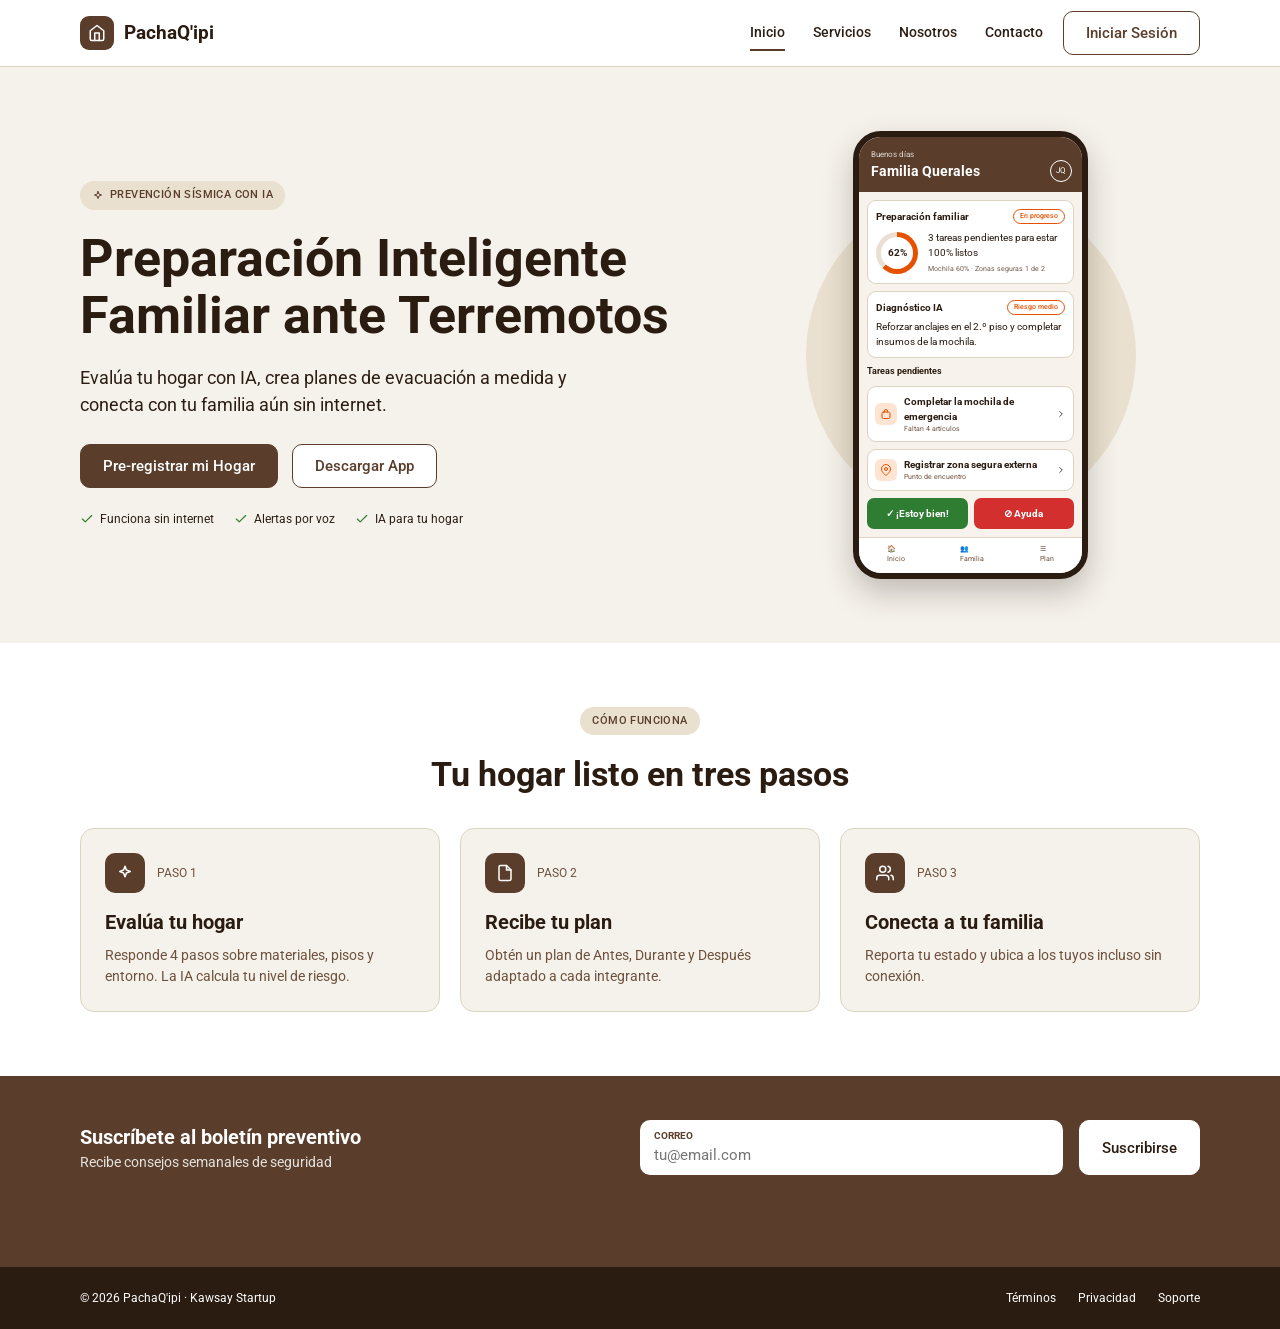
<file: index.html>
<!DOCTYPE html>
<html lang="es">
<head>
  <meta charset="UTF-8">
  <meta name="viewport" content="width=device-width, initial-scale=1">
  <title>PachaQ'ipi · Preparación inteligente ante terremotos</title>
  <meta name="description" content="Evalúa tu hogar con IA, crea planes de evacuación a medida y conecta con tu familia aún sin internet.">
  <link rel="stylesheet" href="CSS/style.css">
</head>
<body data-root="" data-page="inicio">
  <div id="site-header"></div>

  <main>
    <section class="hero">
      <div class="container">
        <div>
          <span class="chip"><i data-ic="sparkle" data-size="12"></i> Prevención sísmica con IA</span>
          <h1>Preparación Inteligente Familiar ante Terremotos</h1>
          <p class="lead">Evalúa tu hogar con IA, crea planes de evacuación a medida y conecta con tu familia aún sin internet.</p>
          <div class="hero-actions">
            <a class="btn btn-primary" href="Pages/contacto.html">Pre-registrar mi Hogar</a>
            <a class="btn btn-outline" href="Pages/descargar.html">Descargar App</a>
          </div>
          <div class="checks">
            <span><i data-ic="check" data-size="14"></i> Funciona sin internet</span>
            <span><i data-ic="check" data-size="14"></i> Alertas por voz</span>
            <span><i data-ic="check" data-size="14"></i> IA para tu hogar</span>
          </div>
        </div>
        <div class="hero-phone" data-phone></div>
      </div>
    </section>

    <section class="section white center">
      <div class="container">
        <span class="chip">Cómo funciona</span>
        <h2>Tu hogar listo en tres pasos</h2>
        <div class="grid-3" style="text-align:left">
          <article class="card">
            <div class="step-head"><span class="icon-box"><i data-ic="sparkle"></i></span> PASO 1</div>
            <h3>Evalúa tu hogar</h3>
            <p>Responde 4 pasos sobre materiales, pisos y entorno. La IA calcula tu nivel de riesgo.</p>
          </article>
          <article class="card">
            <div class="step-head"><span class="icon-box"><i data-ic="file"></i></span> PASO 2</div>
            <h3>Recibe tu plan</h3>
            <p>Obtén un plan de Antes, Durante y Después adaptado a cada integrante.</p>
          </article>
          <article class="card">
            <div class="step-head"><span class="icon-box"><i data-ic="users"></i></span> PASO 3</div>
            <h3>Conecta a tu familia</h3>
            <p>Reporta tu estado y ubica a los tuyos incluso sin conexión.</p>
          </article>
        </div>
      </div>
    </section>

    <section class="newsletter">
      <div class="container">
        <div>
          <h3>Suscríbete al boletín preventivo</h3>
          <p style="font-size:14px;opacity:.85">Recibe consejos semanales de seguridad</p>
        </div>
        <form id="newsletter-form" novalidate>
          <div class="field-box"><label for="nl-email">CORREO</label><input id="nl-email" type="email" placeholder="tu@email.com"></div>
          <button class="btn btn-light" type="submit">Suscribirse</button>
        </form>
        <p class="nl-msg" id="nl-msg" role="status"></p>
      </div>
    </section>
  </main>

  <footer id="site-footer"></footer>
  <script src="JS/main.js"></script>
</body>
</html>
</file>
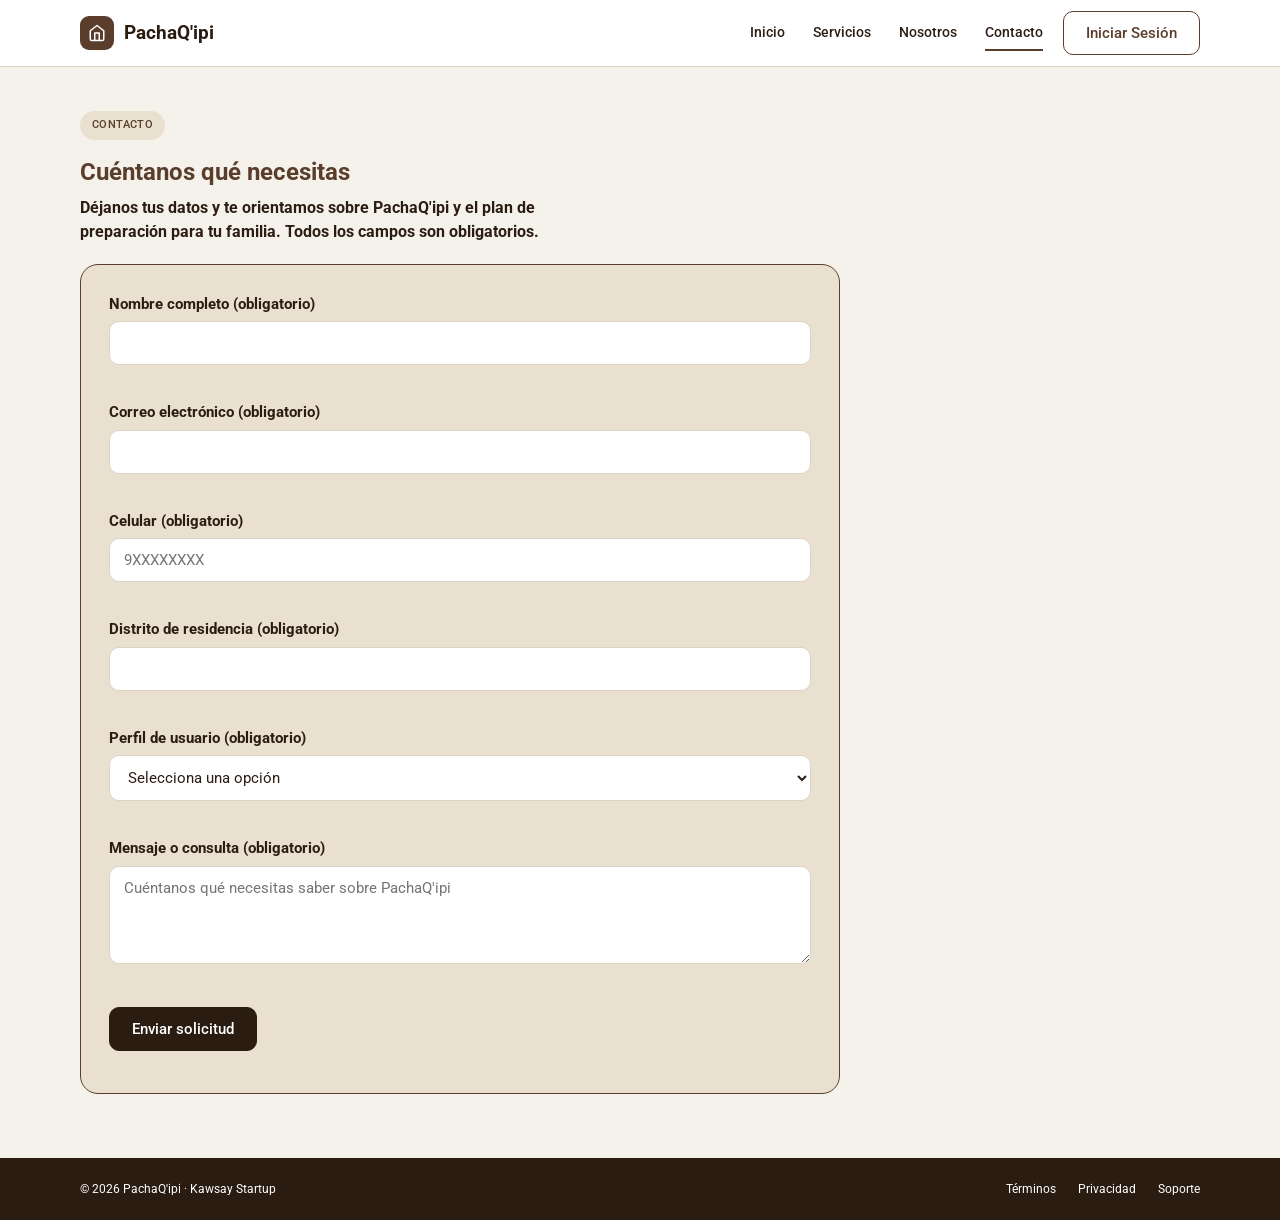
<file: Pages/contacto.html>
<!DOCTYPE html>
<html lang="es">
<head>
  <meta charset="UTF-8">
  <meta name="viewport" content="width=device-width, initial-scale=1">
  <title>Contacto · PachaQ'ipi</title>
  <link rel="stylesheet" href="../CSS/style.css">
</head>
<body data-root="../" data-page="contacto">
  <div id="site-header"></div>

  <main class="section" style="padding-top:44px">
    <div class="container">
      <span class="chip">Contacto</span>
      <h1 style="font-size:24px;margin:14px 0 6px;color:var(--brown)">Cuéntanos qué necesitas</h1>
      <p style="font-weight:700;max-width:520px;margin-bottom:20px">Déjanos tus datos y te orientamos sobre PachaQ'ipi y el plan de preparación para tu familia. Todos los campos son obligatorios.</p>

      <form class="form-card" id="contact-form" novalidate>
        <div class="group"><label for="nombre">Nombre completo (obligatorio)</label>
          <input class="input" id="nombre" name="nombre" type="text" autocomplete="name"><div class="err-msg" id="err-nombre"></div></div>
        <div class="group"><label for="correo">Correo electrónico (obligatorio)</label>
          <input class="input" id="correo" name="correo" type="email" autocomplete="email"><div class="err-msg" id="err-correo"></div></div>
        <div class="group"><label for="celular">Celular (obligatorio)</label>
          <input class="input" id="celular" name="celular" type="tel" inputmode="numeric" placeholder="9XXXXXXXX" autocomplete="tel"><div class="err-msg" id="err-celular"></div></div>
        <div class="group"><label for="distrito">Distrito de residencia (obligatorio)</label>
          <input class="input" id="distrito" name="distrito" type="text"><div class="err-msg" id="err-distrito"></div></div>
        <div class="group"><label for="perfil">Perfil de usuario (obligatorio)</label>
          <select class="select" id="perfil" name="perfil">
            <option value="">Selecciona una opción</option>
            <option>Jefe de hogar</option><option>Joven universitario</option>
            <option>Familiar de adulto mayor</option>
          </select><div class="err-msg" id="err-perfil"></div></div>
        <div class="group"><label for="mensaje">Mensaje o consulta (obligatorio)</label>
          <textarea class="input" id="mensaje" name="mensaje" rows="4" placeholder="Cuéntanos qué necesitas saber sobre PachaQ'ipi"></textarea><div class="err-msg" id="err-mensaje"></div></div>
        <button class="btn btn-dark" type="submit">Enviar solicitud</button>
        <div id="form-msg" role="status" aria-live="polite" style="margin-top:14px"></div>
      </form>
    </div>
  </main>

  <footer id="site-footer"></footer>
  <script src="../JS/main.js"></script>
</body>
</html>
</file>
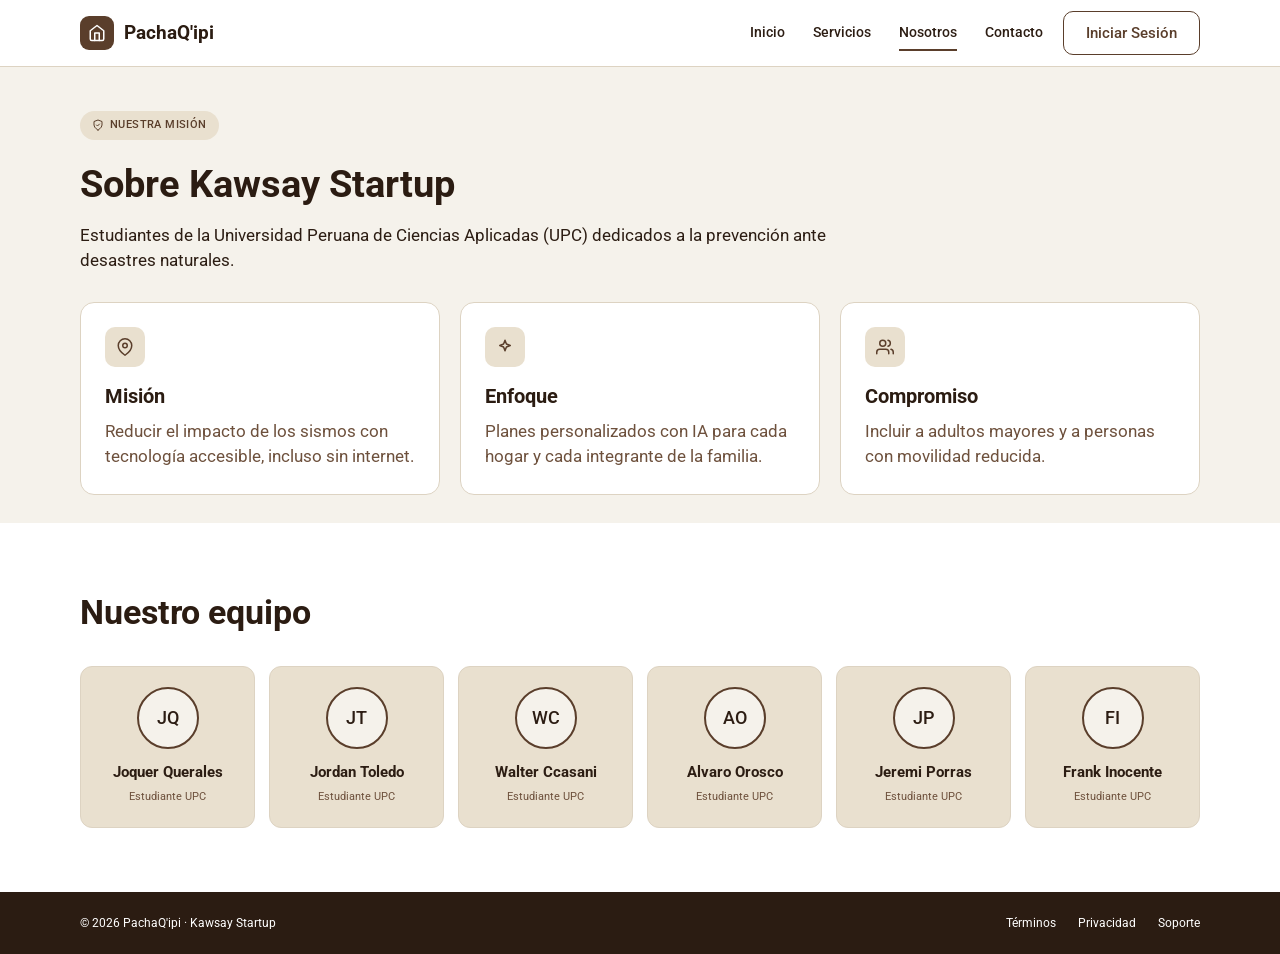
<file: Pages/nosotros.html>
<!DOCTYPE html>
<html lang="es">
<head>
  <meta charset="UTF-8">
  <meta name="viewport" content="width=device-width, initial-scale=1">
  <title>Nosotros · PachaQ'ipi</title>
  <link rel="stylesheet" href="../CSS/style.css">
</head>
<body data-root="../" data-page="nosotros">
  <div id="site-header"></div>

  <main>
    <section class="page-head">
      <div class="container">
        <span class="chip"><i data-ic="shield" data-size="12"></i> Nuestra misión</span>
        <h1>Sobre Kawsay Startup</h1>
        <p>Estudiantes de la Universidad Peruana de Ciencias Aplicadas (UPC) dedicados a la prevención ante desastres naturales.</p>
        <div class="grid-3" style="margin-top:28px">
          <article class="card white"><span class="icon-box soft"><i data-ic="pin"></i></span><h3>Misión</h3><p>Reducir el impacto de los sismos con tecnología accesible, incluso sin internet.</p></article>
          <article class="card white"><span class="icon-box soft"><i data-ic="sparkle"></i></span><h3>Enfoque</h3><p>Planes personalizados con IA para cada hogar y cada integrante de la familia.</p></article>
          <article class="card white"><span class="icon-box soft"><i data-ic="users"></i></span><h3>Compromiso</h3><p>Incluir a adultos mayores y a personas con movilidad reducida.</p></article>
        </div>
      </div>
    </section>

    <section class="section white">
      <div class="container">
        <h2 style="margin-top:0">Nuestro equipo</h2>
        <div class="team">
          <div class="member"><div class="av">JQ</div><b>Joquer Querales</b><small>Estudiante UPC</small></div>
          <div class="member"><div class="av">JT</div><b>Jordan Toledo</b><small>Estudiante UPC</small></div>
          <div class="member"><div class="av">WC</div><b>Walter Ccasani</b><small>Estudiante UPC</small></div>
          <div class="member"><div class="av">AO</div><b>Alvaro Orosco</b><small>Estudiante UPC</small></div>
          <div class="member"><div class="av">JP</div><b>Jeremi Porras</b><small>Estudiante UPC</small></div>
          <div class="member"><div class="av">FI</div><b>Frank Inocente</b><small>Estudiante UPC</small></div>
        </div>
      </div>
    </section>
  </main>

  <footer id="site-footer"></footer>
  <script src="../JS/main.js"></script>
</body>
</html>
</file>
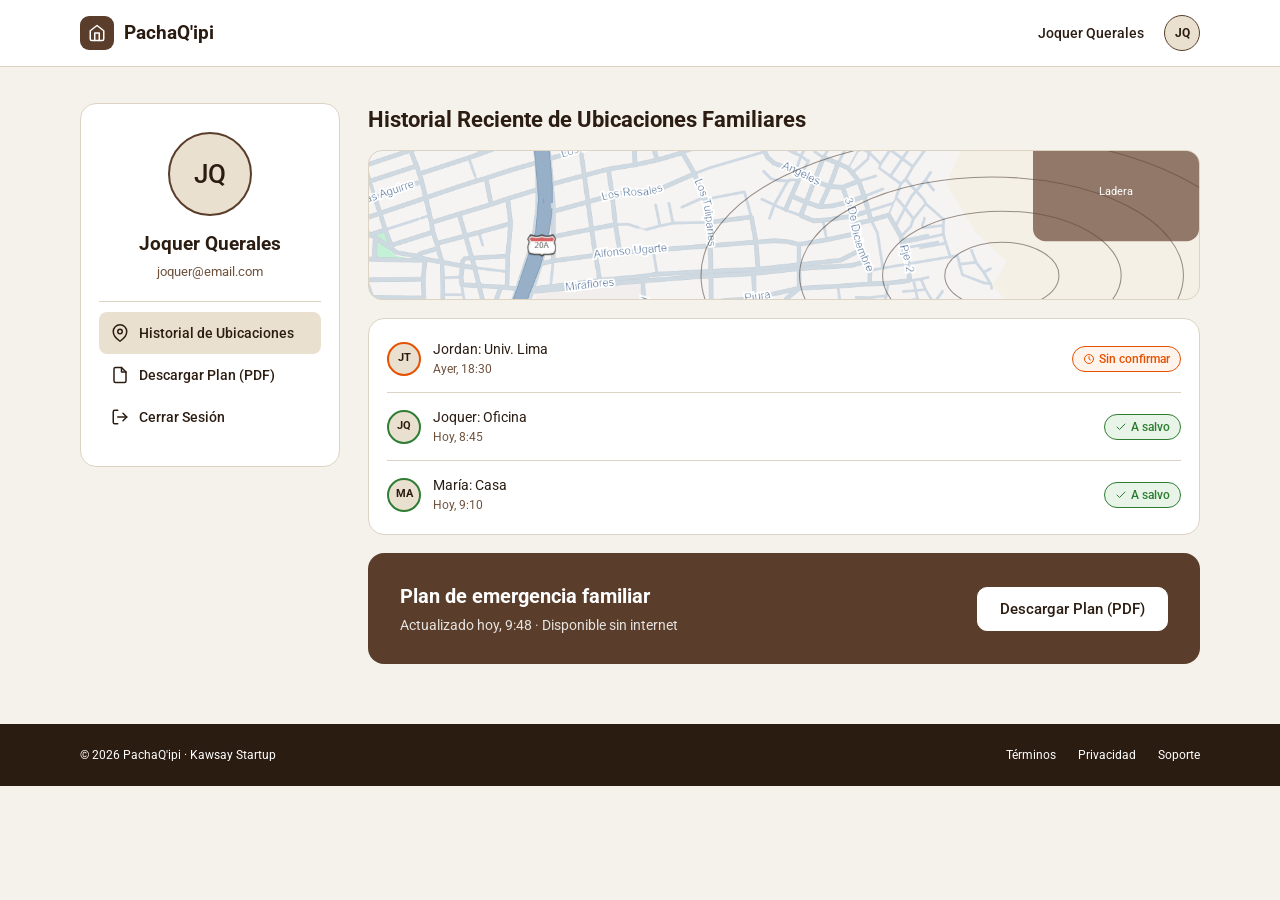
<file: Pages/perfil.html>
<!DOCTYPE html>
<html lang="es">
<head>
  <meta charset="UTF-8">
  <meta name="viewport" content="width=device-width, initial-scale=1">
  <title>Mi perfil · PachaQ'ipi</title>
  <link rel="stylesheet" href="../CSS/style.css">
</head>
<body data-root="../" data-page="perfil">
  <div id="site-header"></div>

  <main class="container profile-layout">
    <aside class="side">
      <div class="av-lg">JQ</div>
      <h3 style="font-size:19px">Joquer Querales</h3>
      <small>joquer@email.com</small>
      <hr>
      <button class="active" type="button"><i data-ic="pin"></i> Historial de Ubicaciones</button>
      <button type="button" data-plan><i data-ic="file"></i> Descargar Plan (PDF)</button>
      <button type="button" id="btn-logout"><i data-ic="logout"></i> Cerrar Sesión</button>
    </aside>

    <section>
      <h2 style="font-size:22px;margin-bottom:14px">Historial Reciente de Ubicaciones Familiares</h2>
      <div class="map" id="perfil-mapa" style="max-height:150px"></div>
      <div class="loc-list" id="perfil-hist"></div>
      <div class="cta-band">
        <div><h3>Plan de emergencia familiar</h3><p>Actualizado hoy, 9:48 · Disponible sin internet</p></div>
        <button class="btn btn-light" type="button" data-plan>Descargar Plan (PDF)</button>
      </div>
    </section>
  </main>

  <!-- Contenido que se imprime / guarda como PDF -->
  <div id="plan-print">
    <h1>Plan de emergencia familiar · Familia Querales</h1>
    <h3>ANTES</h3><p>Asegurar muebles altos, completar la mochila de emergencia y revisar las zonas seguras.</p>
    <h3>DURANTE</h3><p>Agacharse, cubrirse y sujetarse. Alejarse de ventanas. No usar ascensores.</p>
    <h3>DESPUÉS</h3><p>Marcar «Estoy a salvo» en la app y dirigirse al punto de encuentro: Losa deportiva del colegio.</p>
    <p><small>PachaQ'ipi · Kawsay Startup</small></p>
  </div>

  <footer id="site-footer"></footer>
  <script src="../JS/main.js"></script>
</body>
</html>
</file>
<file: CSS/style.css>
/* ===== PachaQ'ipi · estilos base ===== */
@import url('https://fonts.googleapis.com/css2?family=Roboto:wght@400;500;700&display=swap');

:root {
  /* Tipografía y medidas */
  --font-family: "Roboto", sans-serif;
  --radius: 14px;

  /* Neutros y superficies */
  --white: #ffffff;
  --canvas: #f5f2eb;
  --cream: var(--canvas);
  --sand: #e9e0cf;
  --border: #ddd3c2;
  --line: var(--border);

  /* Textos y tonos tierra */
  --ink: #2c1d13;
  --text: var(--ink);
  --muted: #6e513d;
  --earth: #5a3e2b;
  --brown: var(--earth);
  --earth-soft: #7a5a44;
  --earth-dark: #3e2a1d;
  --earth-deep: #2b1c12;
  --brown-dark: var(--earth-deep);
  --earth-tint: #ede5d8;

  /* Estados y alertas */
  --green: #2e7d32;
  --green-tint: #e4f1e4;
  --red: #d32f2f;
  --red-deep: #9e1c1c;
  --red-tint: #fce8e6;
  --orange: #e65100;
  --orange-tint: #ffefdd;

  /* Acentos adicionales */
  --cobalt: #0047ab;
  --yellow: #ffd600;
}

* { box-sizing: border-box; margin: 0; padding: 0; }
html { scroll-behavior: smooth; }
body { font-family: 'Roboto', Arial, sans-serif; color: var(--text); background: var(--cream); line-height: 1.5; }
img, svg { max-width: 100%; }
a { color: inherit; text-decoration: none; }
.container { width: min(1120px, 92%); margin: 0 auto; }
.sr-only { position: absolute; width: 1px; height: 1px; overflow: hidden; clip: rect(0 0 0 0); }

/* ----- Botones ----- */
.btn { display: inline-flex; align-items: center; justify-content: center; gap: 8px; padding: 12px 22px; border-radius: 10px; font: 500 15px 'Roboto', sans-serif; cursor: pointer; border: 1.5px solid var(--brown); transition: .2s; }
.btn-primary { background: var(--brown); color: #fff; }
.btn-primary:hover { background: var(--brown-dark); }
.btn-outline { background: #fff; color: var(--brown); }
.btn-outline:hover { background: var(--sand); }
.btn-light { background: #fff; color: var(--brown-dark); border-color: #fff; }
.btn-light:hover { background: var(--sand); }
.btn-dark { background: var(--brown-dark); color: #fff; border-color: var(--brown-dark); }
.btn-green { background: var(--green); border-color: var(--green); color: #fff; }
.btn-red { background: var(--red); border-color: var(--red); color: #fff; }
.btn-sm { padding: 8px 14px; font-size: 13px; }
.btn[disabled] { opacity: .5; cursor: not-allowed; }

.chip { display: inline-flex; align-items: center; gap: 6px; background: var(--sand); color: var(--brown); font-size: 11px; font-weight: 500; letter-spacing: .4px; text-transform: uppercase; padding: 6px 12px; border-radius: 999px; }

/* ----- Header ----- */
.site-header { background: #fff; border-bottom: 1px solid var(--line); position: sticky; top: 0; z-index: 50; }
.nav { display: flex; align-items: center; justify-content: space-between; height: 66px; gap: 20px; }
.brand { display: flex; align-items: center; gap: 10px; font-weight: 700; font-size: 19px; color: var(--brown-dark); }
.logo { width: 34px; height: 34px; border-radius: 9px; background: var(--brown); color: #fff; display: grid; place-items: center; }
.nav nav { display: flex; gap: 28px; margin-left: auto; }
.nav nav a { font-size: 14px; font-weight: 500; padding: 6px 0; border-bottom: 2px solid transparent; }
.nav nav a:hover, .nav nav a.active { border-bottom-color: var(--brown); }
.menu-toggle { display: none; background: none; border: 0; font-size: 26px; color: var(--brown); cursor: pointer; }
.avatar-mini { width: 36px; height: 36px; border-radius: 50%; border: 1.5px solid var(--brown); background: var(--sand); display: grid; place-items: center; font-size: 12px; font-weight: 700; }

/* ----- Hero ----- */
.hero { background: var(--cream); padding: 64px 0; }
.hero .container { display: grid; grid-template-columns: 1.15fr .85fr; gap: 40px; align-items: center; }
.hero h1 { font-size: clamp(34px, 5vw, 52px); line-height: 1.1; margin: 20px 0; color: var(--brown-dark); }
.hero p.lead { font-size: 18px; max-width: 520px; margin-bottom: 26px; }
.hero-actions { display: flex; gap: 14px; flex-wrap: wrap; margin-bottom: 22px; }
.checks { display: flex; gap: 20px; flex-wrap: wrap; font-size: 12px; }
.checks span { display: inline-flex; align-items: center; gap: 6px; }
.checks i { color: var(--green); display: inline-flex; }
.hero-phone { position: relative; display: grid; place-items: center; }
.hero-phone::before { content: ''; position: absolute; width: 330px; height: 330px; background: var(--sand); border-radius: 50%; }

/* ----- Teléfono (mockup) ----- */
.phone { position: relative; width: 235px; background: #f7f3ec; border: 6px solid var(--brown-dark); border-radius: 28px; overflow: hidden; font-size: 10px; box-shadow: 0 14px 30px rgba(42,26,18,.25); }
.phone-top { background: var(--brown); color: #fff; padding: 12px 12px 10px; position: relative; }
.phone-top small { opacity: .8; font-size: 8px; display: block; }
.phone-top b { font-size: 14px; }
.phone-top .jq { position: absolute; right: 10px; bottom: 10px; width: 22px; height: 22px; border: 1px solid #fff; border-radius: 50%; display: grid; place-items: center; font-size: 8px; }
.phone-body { padding: 8px; display: grid; gap: 7px; }
.pcard { background: #fff; border: 1px solid var(--line); border-radius: 9px; padding: 8px; }
.pcard .row { display: flex; justify-content: space-between; align-items: center; gap: 6px; }
.pill { border: 1px solid var(--orange); color: var(--orange); border-radius: 999px; padding: 1px 6px; font-size: 7px; font-weight: 500; white-space: nowrap; }
.ring { width: 42px; height: 42px; border-radius: 50%; background: conic-gradient(var(--orange) 62%, #eadfd2 0); display: grid; place-items: center; flex: none; }
.ring span { width: 32px; height: 32px; background: #fff; border-radius: 50%; display: grid; place-items: center; font-weight: 700; font-size: 10px; }
.ptask { display: flex; align-items: center; gap: 7px; background: #fff; border: 1px solid var(--line); border-radius: 9px; padding: 7px; }
.ptask .ico { width: 22px; height: 22px; background: #fde4d3; color: var(--orange); border-radius: 6px; display: grid; place-items: center; flex: none; }
.ptask small { display: block; color: var(--muted); font-size: 7px; }
.pbtns { display: grid; grid-template-columns: 1fr 1fr; gap: 6px; }
.pbtns span { border-radius: 7px; color: #fff; text-align: center; padding: 8px 0; font-weight: 700; }
.pbtns .g { background: var(--green); } .pbtns .r { background: var(--red); }
.ptab { display: flex; justify-content: space-around; border-top: 1px solid var(--line); background: #fff; padding: 6px 0 8px; font-size: 7px; color: var(--muted); }

/* ----- Secciones ----- */
.section { padding: 64px 0; }
.section.white { background: #fff; }
.center { text-align: center; }
.section h2 { font-size: clamp(26px, 3.4vw, 34px); color: var(--brown-dark); margin: 14px 0 28px; }
.grid-3 { display: grid; grid-template-columns: repeat(3, 1fr); gap: 20px; }
.grid-4 { display: grid; grid-template-columns: repeat(4, 1fr); gap: 16px; }
.card { background: var(--cream); border: 1px solid var(--line); border-radius: var(--radius); padding: 24px; }
.card.white { background: #fff; }
.card h3 { font-size: 20px; margin: 14px 0 8px; color: var(--brown-dark); }
.card p { font-size: 14px; color: var(--muted); }
.icon-box { width: 40px; height: 40px; border-radius: 10px; background: var(--brown); color: #fff; display: grid; place-items: center; }
.icon-box.soft { background: var(--sand); color: var(--brown); }
.step-head { display: flex; align-items: center; gap: 12px; font-size: 12px; color: var(--muted); }
.more-link { display: inline-flex; align-items: center; gap: 6px; margin-top: 14px; font-size: 13px; font-weight: 500; }
.mini-card { background: var(--cream); border: 1px solid var(--line); border-radius: 12px; padding: 16px; font-size: 13px; color: var(--muted); }
.mini-card b { display: block; color: var(--brown-dark); font-size: 15px; margin: 8px 0 4px; }

.newsletter { background: var(--brown); color: #fff; padding: 44px 0; }
.newsletter .container { display: flex; gap: 30px; align-items: center; justify-content: space-between; flex-wrap: wrap; }
.newsletter h3 { font-size: 20px; }
.newsletter form { display: flex; gap: 16px; flex: 1; max-width: 560px; }
.field-box { flex: 1; background: #fff; border-radius: 10px; padding: 8px 14px; color: var(--text); }
.field-box label { display: block; font-size: 10px; font-weight: 700; color: var(--brown); }
.field-box input { width: 100%; border: 0; outline: 0; font: 15px 'Roboto', sans-serif; }
.nl-msg { width: 100%; font-size: 13px; min-height: 18px; }

.cta-band { background: var(--brown); color: #fff; border-radius: 16px; padding: 28px 32px; display: flex; justify-content: space-between; align-items: center; gap: 20px; flex-wrap: wrap; }
.cta-band h3 { font-size: 20px; margin-bottom: 4px; }
.cta-band p { font-size: 14px; opacity: .85; }

.page-head { padding: 44px 0 28px; }
.page-head h1 { font-size: clamp(28px, 4vw, 38px); margin: 16px 0 10px; color: var(--brown-dark); }
.page-head p { font-size: 17px; max-width: 760px; }

.team { display: grid; grid-template-columns: repeat(6, 1fr); gap: 14px; }
.member { background: var(--sand); border: 1px solid var(--line); border-radius: 12px; padding: 20px 10px; text-align: center; }
.member .av { width: 62px; height: 62px; margin: 0 auto 12px; border-radius: 50%; border: 2px solid var(--brown); display: grid; place-items: center; font-weight: 500; font-size: 18px; background: var(--cream); }
.member b { display: block; font-size: 15px; }
.member small { color: var(--muted); font-size: 11px; }

/* ----- Descargar ----- */
.store-btn { display: flex; align-items: center; gap: 14px; background: var(--brown-dark); color: #fff; border-radius: 12px; padding: 14px 22px; margin-bottom: 14px; width: fit-content; min-width: 260px; }
.store-btn small { display: block; font-size: 12px; opacity: .8; }
.store-btn b { font-size: 20px; }
.qr-card { display: flex; gap: 20px; align-items: center; background: #fff; border: 1px solid var(--line); border-radius: 16px; padding: 22px; max-width: 460px; margin-top: 20px; }
.qr-card svg { flex: none; }

/* ----- Perfil ----- */
.profile-layout { display: grid; grid-template-columns: 260px 1fr; gap: 28px; padding: 36px 0 60px; align-items: start; }
.side { background: #fff; border: 1px solid var(--line); border-radius: 16px; padding: 28px 18px; text-align: center; }
.side .av-lg { width: 84px; height: 84px; border: 2px solid var(--brown); border-radius: 50%; background: var(--sand); display: grid; place-items: center; font-size: 26px; font-weight: 500; margin: 0 auto 14px; }
.side small { color: var(--muted); }
.side hr { border: 0; border-top: 1px solid var(--line); margin: 18px 0 10px; }
.side button { display: flex; align-items: center; gap: 10px; width: 100%; padding: 12px; border: 0; background: none; border-radius: 8px; font: 500 14px 'Roboto', sans-serif; color: var(--text); cursor: pointer; text-align: left; }
.side button.active, .side button:hover { background: var(--sand); }
.loc-list { background: #fff; border: 1px solid var(--line); border-radius: 16px; padding: 6px 18px; margin: 18px 0; }
.loc-item { display: flex; align-items: center; gap: 12px; padding: 14px 0; border-bottom: 1px solid var(--line); }
.loc-item:last-child { border: 0; }
.loc-item .who { flex: 1; font-size: 14px; }
.loc-item .who small { display: block; color: var(--muted); font-size: 12px; }
.mini-av { width: 34px; height: 34px; border-radius: 50%; border: 2px solid var(--green); background: var(--sand); display: grid; place-items: center; font-size: 11px; font-weight: 700; flex: none; }
.mini-av.warn { border-color: var(--orange); } .mini-av.danger { border-color: var(--red); }
.badge { display: inline-flex; align-items: center; gap: 4px; font-size: 12px; font-weight: 500; padding: 3px 10px; border-radius: 999px; border: 1px solid; white-space: nowrap; background: #fff; }
.badge.ok { color: var(--green); border-color: var(--green); background: #e8f4e8; }
.badge.warn { color: var(--orange); border-color: var(--orange); background: #fff4ec; }
.badge.danger { color: var(--red); border-color: var(--red); background: #fdeaea; }
#plan-print { display: none; }

/* ----- Mapa SVG ----- */
.map { width: 100%; border-radius: 14px; overflow: hidden; border: 1px solid var(--line); background: #ede5d8 url('../assets/images/mapa-fondo.png') center / cover no-repeat; }
.map svg { display: block; width: 100%; height: auto; }
.map .pin-member { cursor: pointer; }

/* ----- Demos ----- */
.demo { padding: 48px 0; border-top: 1px solid var(--line); }
.demo h2 { font-size: 26px; color: var(--brown-dark); margin-bottom: 8px; }
.demo .intro { max-width: 800px; margin-bottom: 20px; font-size: 15px; }
.hu-tag { display: inline-block; background: var(--brown-dark); color: #fff; font-size: 11px; font-weight: 700; padding: 3px 9px; border-radius: 6px; margin-bottom: 10px; letter-spacing: .5px; }
.demo-grid { display: grid; grid-template-columns: 1fr 1fr; gap: 20px; }
.panel { background: #fff; border: 1px solid var(--line); border-radius: 18px; padding: 22px; }
.panel h4 { font-size: 15px; margin-bottom: 8px; color: var(--brown-dark); }
.panel p { font-size: 14px; margin-bottom: 8px; }
.check { display: flex; align-items: center; gap: 8px; font-size: 14px; font-weight: 500; margin-bottom: 10px; cursor: pointer; }
.check input { accent-color: var(--brown); width: 16px; height: 16px; }
.btn-row { display: flex; gap: 12px; flex-wrap: wrap; margin: 12px 0; }
.alert { border-left: 4px solid var(--brown); background: var(--cream); padding: 10px 12px; font-size: 13px; margin-top: 10px; border-radius: 0 8px 8px 0; }
.alert.warn { border-color: var(--orange); background: #fff1e5; color: #8a3a06; }
.alert.ok { border-color: var(--green); background: #e4f3e4; color: #1f5a22; }
.alert.danger { border-color: var(--red); background: #fdeaea; color: #8d1f22; }
.note { font-size: 12px; color: var(--muted); }
.select, .input { width: 100%; padding: 12px 14px; border: 1px solid var(--line); border-radius: 10px; font: 15px 'Roboto', sans-serif; background: #fff; color: var(--text); }
.select:focus, .input:focus { outline: 2px solid var(--brown); border-color: var(--brown); }
.family-row { display: flex; align-items: center; gap: 12px; padding: 12px 6px; border-bottom: 1px solid var(--line); cursor: pointer; border-radius: 8px; }
.family-row:last-child { border: 0; }
.family-row:hover, .family-row.sel { background: var(--cream); }
.family-row .who { flex: 1; font-size: 14px; }
.family-row .who small { display: block; color: var(--muted); font-size: 12px; }
.place { padding: 12px 0; border-bottom: 1px solid var(--line); font-size: 14px; }
.place:last-child { border: 0; }
.place .tags { display: flex; gap: 8px; margin-top: 8px; flex-wrap: wrap; }
.discard { color: #9b2226; font-size: 13px; margin: 3px 0; }
.legend { display: flex; gap: 14px; font-size: 12px; margin-top: 8px; color: var(--muted); flex-wrap: wrap; }
.legend i { display: inline-block; width: 10px; height: 10px; border-radius: 50%; margin-right: 5px; }

/* ----- Formulario contacto ----- */
.form-card { background: var(--sand); border: 1.5px solid var(--brown); border-radius: 18px; padding: 28px; max-width: 760px; }
.form-card .group { margin-bottom: 16px; }
.form-card label { display: block; font-weight: 700; font-size: 15px; margin-bottom: 6px; }
.form-card .input.err { border-color: var(--red); background: #fff8f8; }
.err-msg { color: var(--red); font-size: 12px; min-height: 16px; margin-top: 4px; }

/* ----- Footer ----- */
.site-footer { background: var(--brown-dark); color: #fff; font-size: 12px; padding: 22px 0; }
.site-footer .container { display: flex; justify-content: space-between; gap: 16px; flex-wrap: wrap; }
.site-footer nav { display: flex; gap: 22px; }
.site-footer a:hover { text-decoration: underline; }

/* ----- Responsive ----- */
@media (max-width: 900px) {
  .hero .container, .demo-grid, .profile-layout { grid-template-columns: 1fr; }
  .grid-3 { grid-template-columns: 1fr; }
  .grid-4 { grid-template-columns: 1fr 1fr; }
  .team { grid-template-columns: repeat(3, 1fr); }
  .menu-toggle { display: block; margin-left: auto; }
  .nav nav { display: none; position: absolute; top: 66px; left: 0; right: 0; flex-direction: column; background: #fff; padding: 16px 4%; gap: 14px; border-bottom: 1px solid var(--line); margin: 0; }
  .nav nav.open { display: flex; }
  .nav > .btn, .nav > .avatar-mini { display: none; }
  .newsletter form { flex-direction: column; }
}
@media (max-width: 520px) {
  .grid-4 { grid-template-columns: 1fr; }
  .team { grid-template-columns: repeat(2, 1fr); }
}
@media print {
  body * { visibility: hidden; }
  #plan-print, #plan-print * { visibility: visible; }
  #plan-print { display: block; position: absolute; inset: 0; padding: 30px; color: #000; background: #fff; }
}
textarea.input { resize: vertical; min-height: 96px; }
</file>
